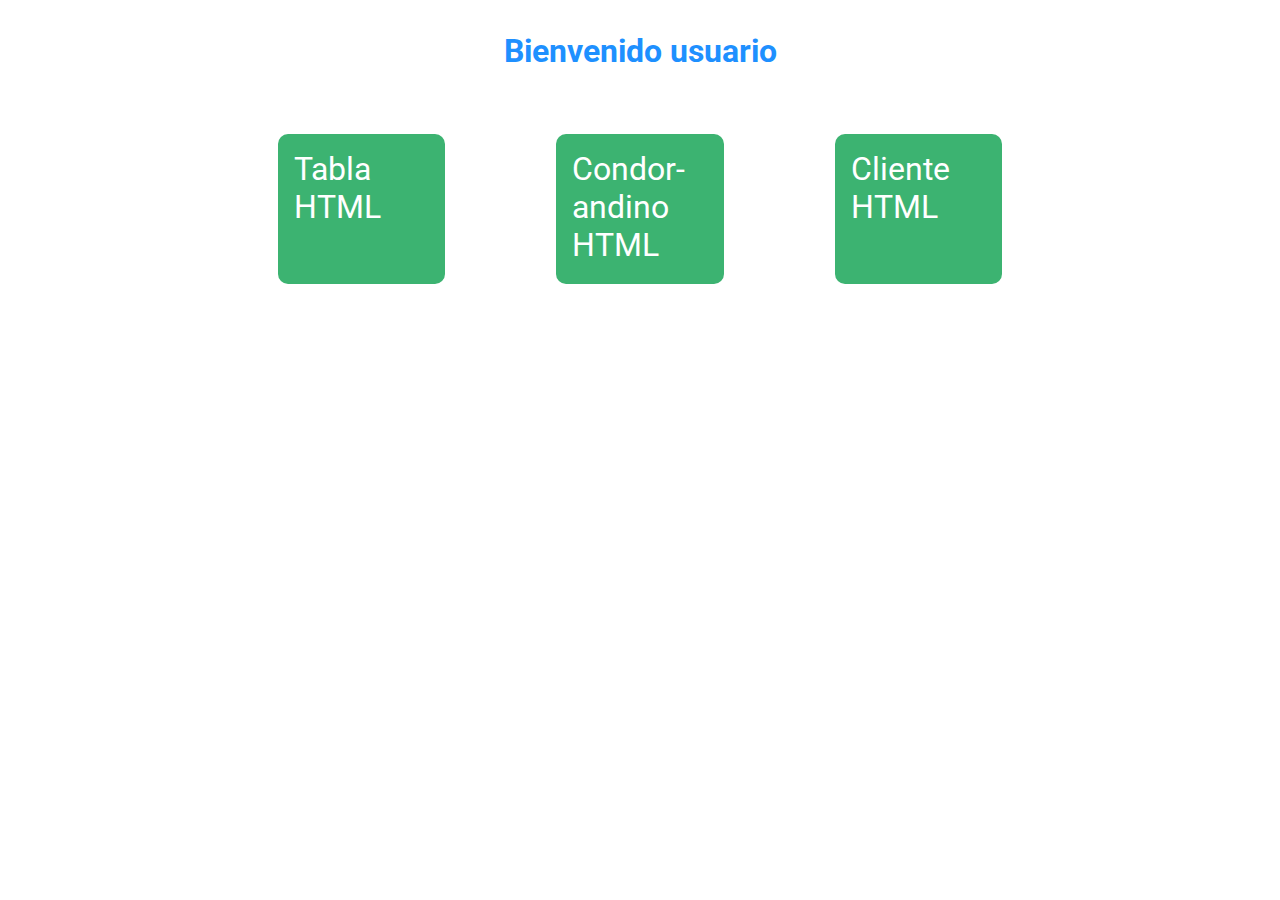
<file: index.html>
<!DOCTYPE html>
<html lang="en">
  <head>
    <meta charset="UTF-8" />
    <meta name="viewport" content="width=device-width, initial-scale=1.0" />
    <link
      href="https://fonts.googleapis.com/css2?family=Roboto"
      rel="stylesheet"
    />
    <link rel="stylesheet" href="public/styles/index.css" />

    <title>Pagina Principal</title>
  </head>
  <body>
    <div id="app">
      <header>
        <h1 id="Bienvenido">Bienvenido Usuario</h1>
      </header>
      <main>
        <div class="opcion"><a href="tabla.html">Tabla HTML</a></div>
        <div class="opcion">
          <a href="condor-andino.html">Condor-andino HTML</a>
        </div>
        <div class="opcion"><a href="cliente.html">Cliente HTML</a></div>
      </main>
    </div>

    <script src="public/scripts/index.js"></script>
  </body>
</html>
</file>
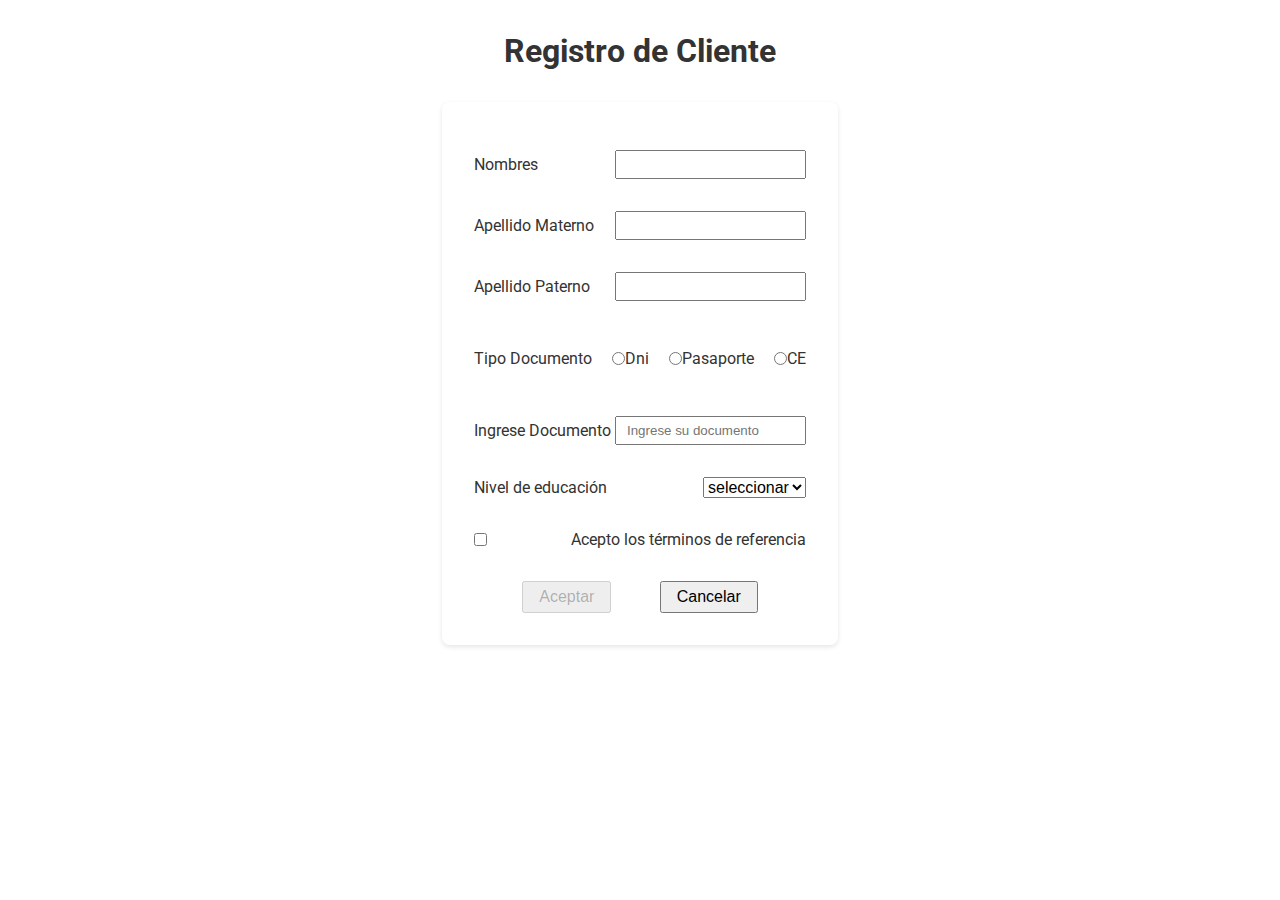
<file: cliente.html>
<!DOCTYPE html>
<html lang="en">
  <head>
    <meta charset="UTF-8" />
    <meta name="viewport" content="width=device-width, initial-scale=1.0" />
    <link
      href="https://fonts.googleapis.com/css2?family=Roboto"
      rel="stylesheet"
    />
    <link rel="stylesheet" href="public/styles/cliente.css" />
    <title>Formulario de Registro</title>
  </head>
  <body>
    <div id="app">
      <header>
        <h1>Registro de Cliente</h1>
      </header>
      <main>
        <form id="Formulario" action="submit">
          <label for="NombresTxt"
            >Nombres <input type="text" id="NombresTxt" name="nombre" required
          /></label>

          <label for="ApellidoMTxt"
            >Apellido Materno <input type="text" id="ApellidoMTxt" required
          /></label>

          <label for="NombresTxtP"
            >Apellido Paterno <input type="text" id="NombresTxtP" required
          /></label>

          <label
            >Tipo Documento
            <label for="dni-radio"
              ><input
                type="radio"
                id="dni-radio"
                name="tipo"
                value="DNI"
                required
              />
              Dni</label
            >

            <label for="dni-radio">
              <input
                type="radio"
                id="dni-radio"
                name="tipo"
                value="Pasaporte"
              />
              Pasaporte</label
            >

            <label for="dni-radio">
              <input type="radio" id="dni-radio" name="tipo" value="CE" />
              CE</label
            ></label
          >

          <label for="DocumentoTxt"
            >Ingrese Documento
            <input
              type="number"
              id="DocumentoTxt"
              autocomplete="off"
              placeholder="Ingrese su documento"
              required
          /></label>

          <label for="NivelTxt"
            >Nivel de educación
            <select name="" id="NivelTxt">
              <option value="">seleccionar</option>
              <option value="posgrado">posgrado</option>
              <option value="bachiller">bachiller</option>
              <option value="educación">educación</option>
              <option value="superior">superior</option>
              <option value="secundaria">secundaria</option>
              <option value="primaria">primaria</option>
            </select></label
          >

          <label for="terminosChk"
            ><input type="checkbox" id="terminosChk" /> Acepto los términos de
            referencia</label
          >

          <div class="botones">
            <button type="submit" id="btnAceptar" disabled>Aceptar</button>
            <button type="button" id="btnCancelar">Cancelar</button>
          </div>
        </form>
        <div id="Mensaje"></div>
      </main>
    </div>

    <script src="public/scripts/cliente.js"></script>
  </body>
</html>
</file>
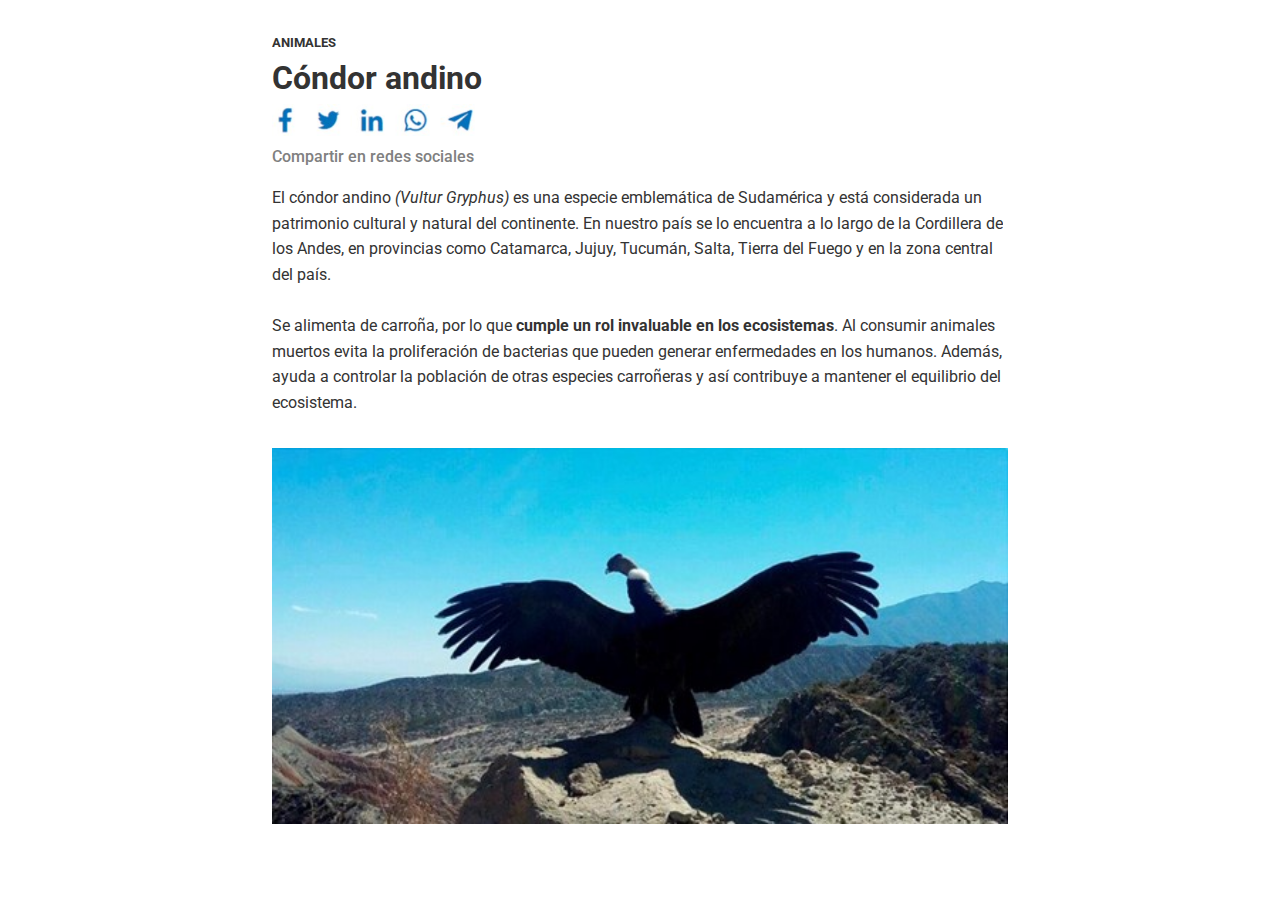
<file: condor-andino.html>
<!DOCTYPE html>
<html lang="en">
  <head>
    <meta charset="UTF-8" />
    <meta name="viewport" content="width=device-width, initial-scale=1.0" />
    <link
      href="https://fonts.googleapis.com/css2?family=Roboto"
      rel="stylesheet"
    />
    <link rel="stylesheet" href="public/styles/condor-andino.css" />
    <title>Animales</title>
  </head>
  <body>
    <div id="app">
      <header>
        <h5>ANIMALES</h5>
        <h1>Cóndor andino</h1>
      </header>
      <section class="redes">
        <div class="icons">
          <img
            src="public/assets/icons/icons.jpg"
            alt="iconos de redes sociales"
          />
        </div>
        <p class="redes-texto">Compartir en redes sociales</p>
      </section>
      <main>
        <article>
          <p>
            El cóndor andino <em>(Vultur Gryphus)</em> es una especie
            emblemática de Sudamérica y está considerada un patrimonio cultural
            y natural del continente. En nuestro país se lo encuentra a lo largo
            de la Cordillera de los Andes, en provincias como Catamarca, Jujuy,
            Tucumán, Salta, Tierra del Fuego y en la zona central del país.
          </p>
          <br />
          <p>
            Se alimenta de carroña, por lo que
            <strong>cumple un rol invaluable en los ecosistemas</strong>. Al
            consumir animales muertos evita la proliferación de bacterias que
            pueden generar enfermedades en los humanos. Además, ayuda a
            controlar la población de otras especies carroñeras y así contribuye
            a mantener el equilibrio del ecosistema.
          </p>
        </article>
        <figure>
          <img src="public/assets/images/condor.jpg" alt="" />
        </figure>
      </main>
    </div>
  </body>
</html>
</file>
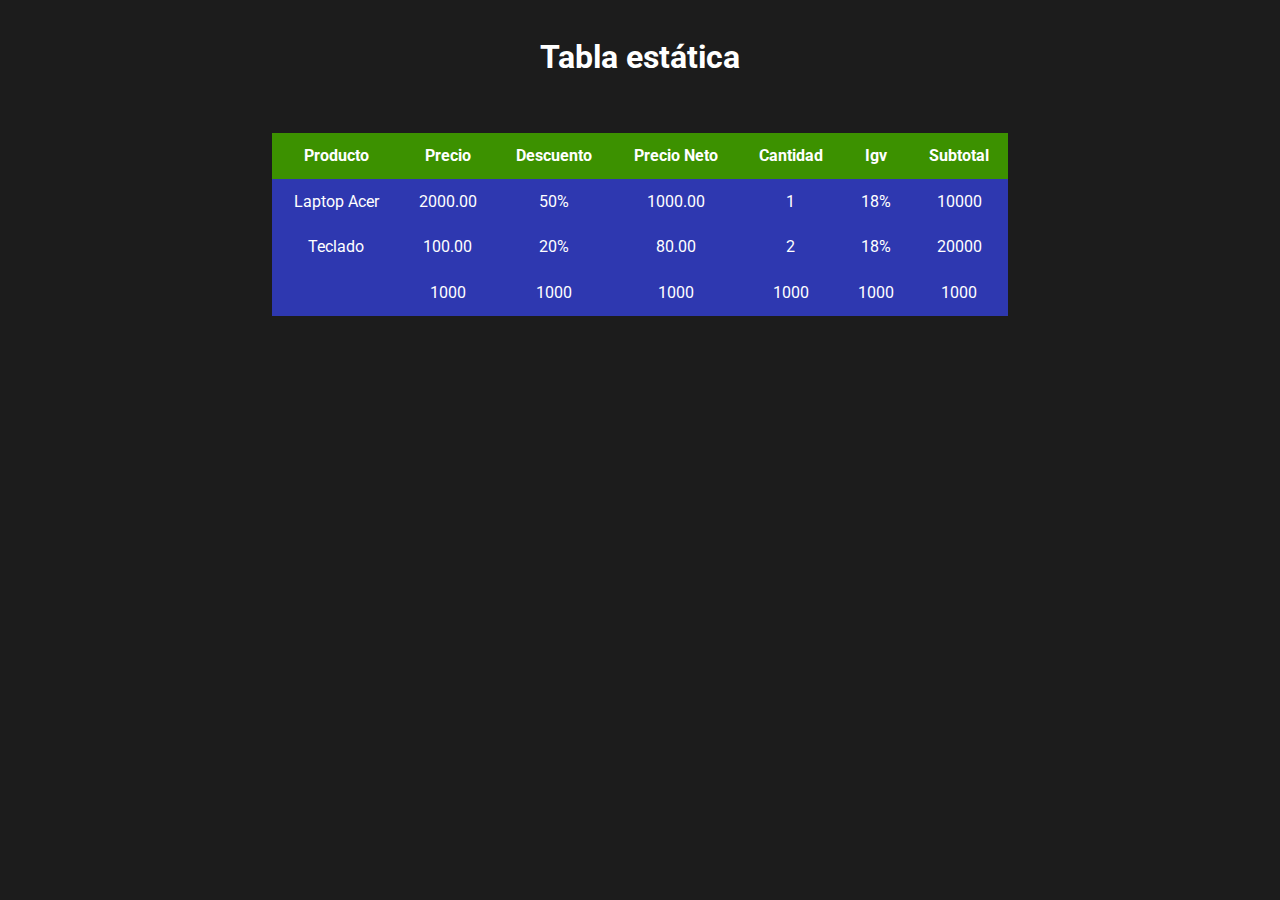
<file: tabla.html>
<!DOCTYPE html>
<html lang="en">
  <head>
    <meta charset="UTF-8" />
    <meta name="viewport" content="width=device-width, initial-scale=1.0" />
    <link
      href="https://fonts.googleapis.com/css2?family=Roboto"
      rel="stylesheet"
    />
    <link rel="stylesheet" href="public/styles/tabla.css" />
    <title>Tablas estática en HTML</title>
  </head>
  <body>
    <div id="app">
      <header><h1>Tabla estática</h1></header>
      <main>
        <table>
          <thead>
            <tr>
              <th>Producto</th>
              <th>Precio</th>
              <th>Descuento</th>
              <th>Precio Neto</th>
              <th>Cantidad</th>
              <th>Igv</th>
              <th>Subtotal</th>
            </tr>
          </thead>
          <tbody>
            <tr>
              <td>Laptop Acer</td>
              <td>2000.00</td>
              <td>50%</td>
              <td>1000.00</td>
              <td>1</td>
              <td>18%</td>
              <td>10000</td>
            </tr>
            <tr>
              <td>Teclado</td>
              <td>100.00</td>
              <td>20%</td>
              <td>80.00</td>
              <td>2</td>
              <td>18%</td>
              <td>20000</td>
            </tr>
          </tbody>
          <tfoot>
            <tr>
              <td></td>
              <td>1000</td>
              <td>1000</td>
              <td>1000</td>
              <td>1000</td>
              <td>1000</td>
              <td>1000</td>
            </tr>
          </tfoot>
        </table>
      </main>
    </div>
  </body>
</html>
</file>
<file: public/styles/index.css>
* {
  margin: 0;
  padding: 0;
  box-sizing: border-box;
}

body {
  font-size: 16px;
  padding: 2rem;
  margin: 0 auto;
  max-width: 900px;
  color: #333;
  font-family: "Roboto", sans-serif;
}

header {
  margin-bottom: 2rem;
  text-align: center;
  color: dodgerblue;
}

main {
  display: flex;
  justify-content: space-around;
  align-items: center;
}

main a {
  text-decoration: none;
  color: white;
  font-size: 2rem;
}

.opcion {
  padding: 1rem;
  max-width: 300px;
  width: 20%;
  height: 150px;
  margin: 2rem;
  border: 0px solid black;
  border-radius: 10px;

  background-color: mediumseagreen;
}

.opcion:hover {
  background-color: rgb(225, 93, 119);
}
</file>
<file: public/styles/cliente.css>
* {
  margin: 0;
  padding: 0;
  box-sizing: border-box;
}

body {
  font-size: 16px;
  padding: 2rem;
  margin: 0 auto;
  max-width: 460px;
  color: #333;
  font-family: "Roboto", sans-serif;
}

header {
  text-align: center;
}

form {
  display: flex;
  flex-direction: column;
  justify-content: center;
  align-items: left;
  border-radius: 8px;
  box-shadow: 0px 2px 5px rgba(0, 0, 0, 0.1);
  padding: 2rem;
  margin-top: 2rem;
}

form label {
  display: flex;
  justify-content: space-between;
  align-items: center;
  margin: 1rem 0;
}

form input {
  padding: 5px 0;
  padding-left: 10px;
}

form button {
  font-size: 1rem;
  padding: 5px 15px;
}

form select {
  font-size: 1rem;
}

.botones {
  display: flex;
  justify-content: space-evenly;
  margin-top: 1rem;
}

#Mensaje {
  text-align: center;
  margin-top: 1rem;
  font-size: 2rem;
  font-weight: bolder;
}
</file>
<file: public/styles/condor-andino.css>
* {
  margin: 0;
  padding: 0;
  box-sizing: border-box;
}

body {
  font-size: 16px;
  font-family: "Roboto", sans-serif;
  line-height: 1.6;
  margin: 0 auto;
  color: #333;
  padding: 2rem;
  max-width: 800px;
}

header {
  text-align: left;
}

section {
  margin-bottom: 1rem;
}

main {
  margin: 0 auto;
}

.icons img {
  max-width: 13rem;
}

figure {
  text-align: center;
  margin: 2rem 0;
}

figure img {
  max-width: 100%;
  width: 800px;
  height: auto;
}

.redes-texto {
  color: gray;
  font-weight: 500;
}
</file>
<file: public/styles/tabla.css>
* {
  margin: 0;
  padding: 0;
  box-sizing: border-box;
}

body {
  font-size: 16px;
  font-family: "Roboto", sans-serif;
  line-height: 1.6;
  margin: 0 auto;
  background-color: #1c1c1c;
  color: #333;
  padding: 2rem;
  max-width: 800px;
}

header {
  text-align: center;
  color: white;
}

table {
  border-collapse: collapse;
  margin: 50px auto;
  width: 100%;
}

thead {
  background-color: #3c9100;
  color: white;
}

th,
td {
  text-align: center;
  padding: 10px;
  color: white;
}

tbody tr,
tfoot tr {
  background-color: #2e38b0;
}

tbody tr:hover {
  background-color: #c746c7;
}
</file>
